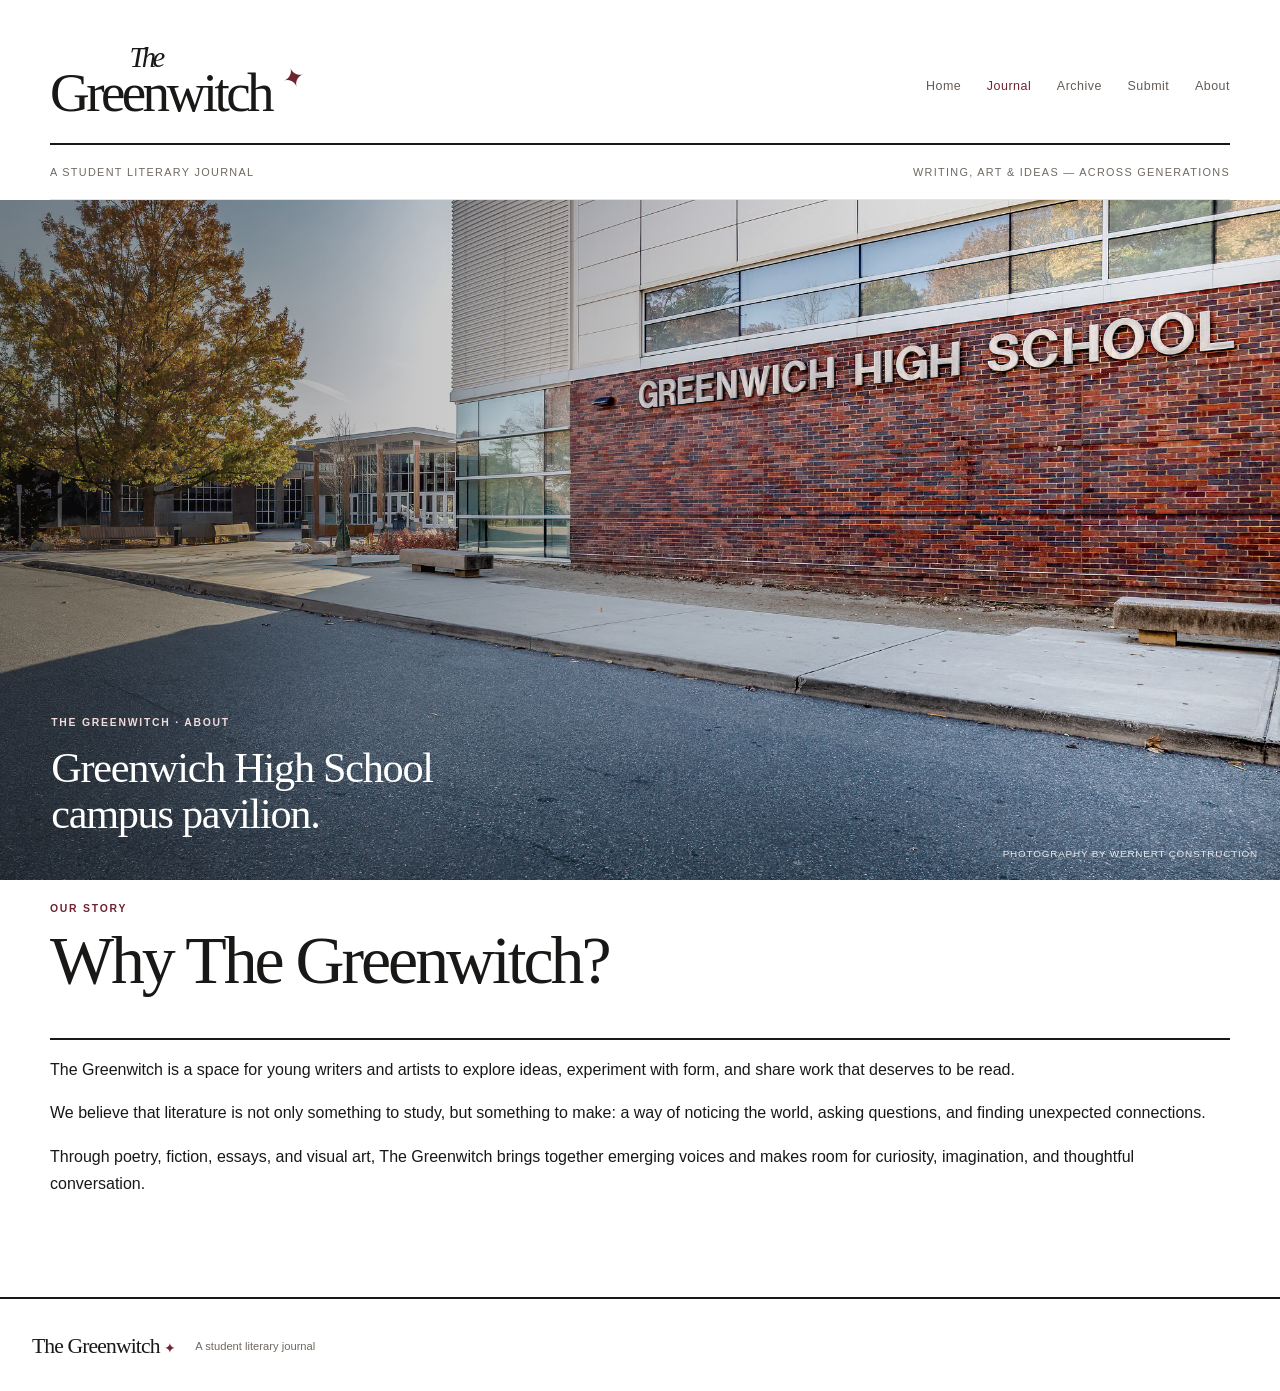
<file: about.html>
<!doctype html>
<html lang="en">
<head>
  <meta charset="utf-8">
  <meta name="viewport" content="width=device-width, initial-scale=1">
  <meta name="description" content="The Greenwitch — student writing and art.">
  <title>Journal — The Greenwitch</title>
  <link rel="stylesheet" href="styles.css">
</head>
<body>
  <a class="skip-link" href="#main">Skip to content</a>

  <header class="site-header">
    <a class="wordmark" href="index.html" aria-label="The Greenwitch home">
      <span class="wordmark-title"><em>The</em><span class="wordmark-main">Greenwitch</span></span>
      <span class="bird" aria-hidden="true">✦</span>
    </a>

    <nav class="main-nav" aria-label="Main navigation">
      <a href="index.html">Home</a>
      <a class="active" href="journal.html">Journal</a>
      <a href="archive.html">Archive</a>
      <a href="submit.html">Submit</a>
      <a href="about.html">About</a>
    </nav>
  </header>
   <main>
    <section class="intro-line">
      <p>A student literary journal</p>
      <p class="issue-note">Writing, art &amp; ideas — across generations</p>
    </section>

  <section class="hero-image" aria-label="Featured editorial photograph" data-photo="landscape">
    <img id="hero-photo" src="Greenwich-High-School-Online_17.jpg" alt="The modern brick and glass exterior facade of Greenwich High School under a clear blue sky">
    <div class="hero-image-caption">
      <p class="eyebrow">The Greenwitch · About</p>
      <p id="hero-caption">Greenwich High School campus pavilion.</p>
    </div>
    <div class="hero-image-credit">Photography by Wernert Construction</div>
  </section>

    <section class="section-block">
      <div class="section-heading">
        <div>
          <p class="eyebrow">Our story</p>
          <h1>Why The Greenwitch?</h1>
        </div>
      </div>

      <div class="about-copy">
        <p>
          The Greenwitch is a space for young writers and artists to explore
          ideas, experiment with form, and share work that deserves to be read.
        </p>
        <p>
          We believe that literature is not only something to study, but
          something to make: a way of noticing the world, asking questions,
          and finding unexpected connections.
        </p>
        <p>
          Through poetry, fiction, essays, and visual art, The Greenwitch
          brings together emerging voices and makes room for curiosity,
          imagination, and thoughtful conversation.
        </p>
      </div>
    </section>
  </main>

  <footer class="site-footer">
    <a class="footer-wordmark" href="index.html">The Greenwitch <span aria-hidden="true">✦</span></a>
    <p>A student literary journal</p>
  </footer>
</body>
</html>
</file>
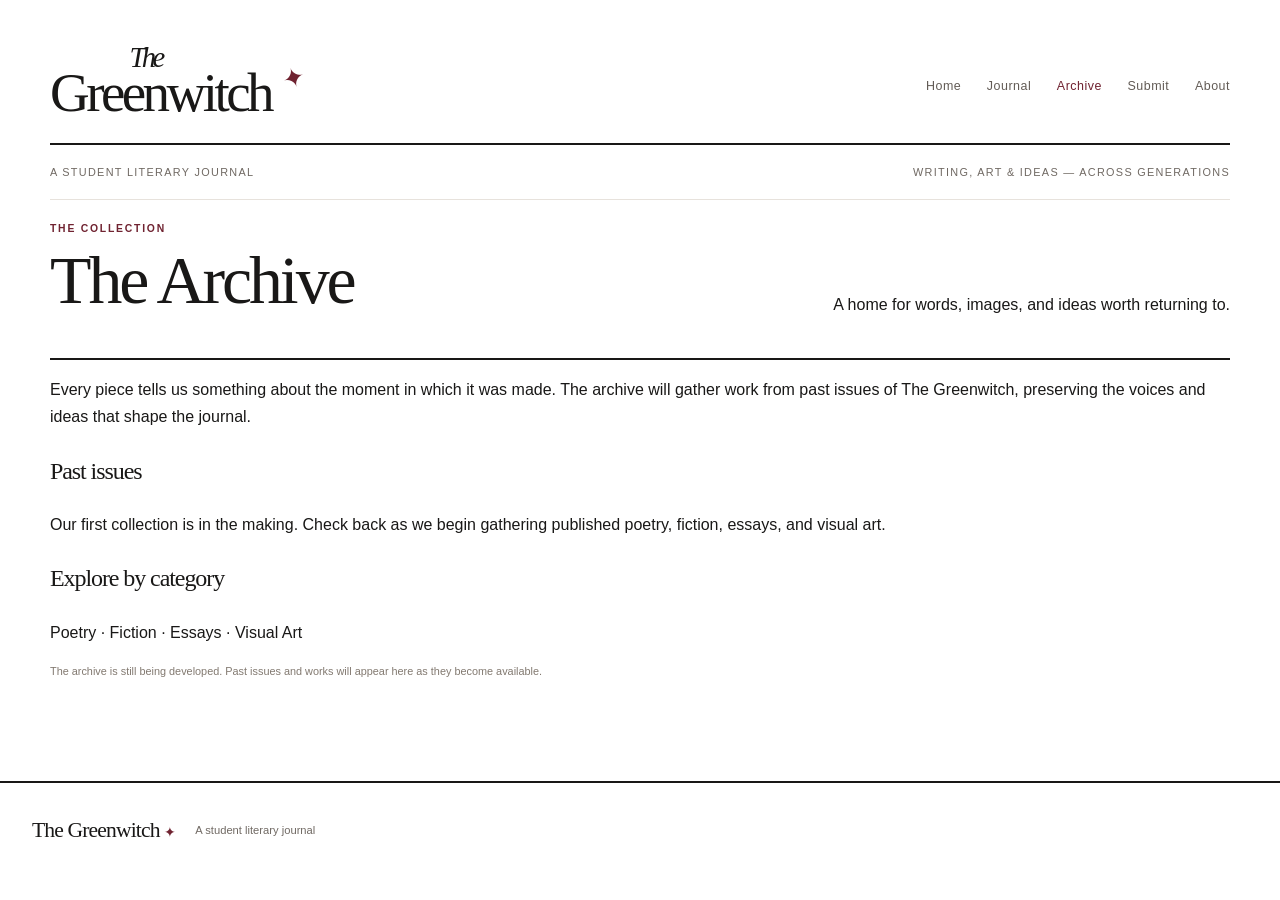
<file: archive.html>
<!doctype html>
<html lang="en">
<head>
  <meta charset="utf-8">
  <meta name="viewport" content="width=device-width, initial-scale=1">
  <meta name="description" content="Explore the archive of The Greenwitch student literary journal.">
  <title>Archive — The Greenwitch</title>
  <link rel="stylesheet" href="styles.css">
</head>
<body>
  <header class="site-header">
    <a class="wordmark" href="index.html" aria-label="The Greenwitch home">
      <span class="wordmark-title"><em>The</em><span class="wordmark-main">Greenwitch</span></span>
      <span class="bird" aria-hidden="true">✦</span>
    </a>

    <nav class="main-nav" aria-label="Main navigation">
      <a href="index.html">Home</a>
      <a href="journal.html">Journal</a>
      <a class="active" href="archive.html">Archive</a>
      <a href="submit.html">Submit</a>
      <a href="about.html">About</a>
    </nav>
  </header>

  <main>
    <section class="intro-line">
      <p>A student literary journal</p>
      <p class="issue-note">Writing, art &amp; ideas — across generations</p>
    </section>

    <section class="section-block">
      <div class="section-heading">
        <div>
          <p class="eyebrow">The collection</p>
          <h1>The Archive</h1>
        </div>
        <p>A home for words, images, and ideas worth returning to.</p>
      </div>

      <div class="about-copy">
        <p>
          Every piece tells us something about the moment in which it was
          made. The archive will gather work from past issues of The
          Greenwitch, preserving the voices and ideas that shape the journal.
        </p>

        <h2>Past issues</h2>
        <p>
          Our first collection is in the making. Check back as we begin
          gathering published poetry, fiction, essays, and visual art.
        </p>

        <h2>Explore by category</h2>
        <p>
          Poetry · Fiction · Essays · Visual Art
        </p>
      </div>

      <p class="prototype-note">
        The archive is still being developed. Past issues and works will
        appear here as they become available.
      </p>
    </section>
  </main>

  <footer class="site-footer">
    <a class="footer-wordmark" href="index.html">The Greenwitch <span aria-hidden="true">✦</span></a>
    <p>A student literary journal</p>
  </footer>
</body>
</html>
</file>
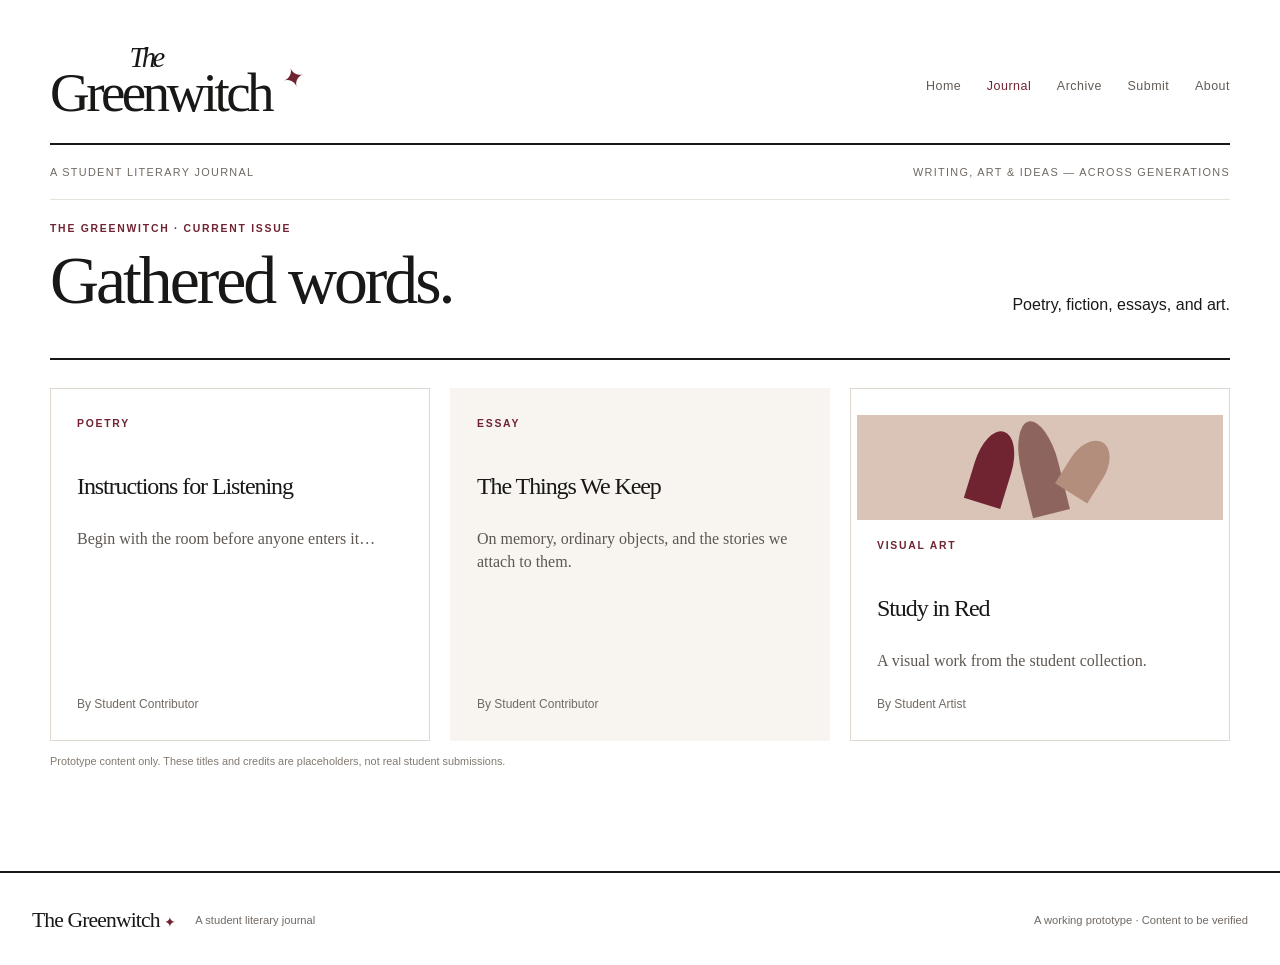
<file: journal.html>
<!doctype html>
<html lang="en">
<head>
  <meta charset="utf-8">
  <meta name="viewport" content="width=device-width, initial-scale=1">
  <meta name="description" content="The Greenwitch — student writing and art.">
  <title>Journal — The Greenwitch</title>
  <link rel="stylesheet" href="styles.css">
</head>
<body>
  <a class="skip-link" href="#main">Skip to content</a>

  <header class="site-header">
    <a class="wordmark" href="index.html" aria-label="The Greenwitch home">
      <span class="wordmark-title"><em>The</em><span class="wordmark-main">Greenwitch</span></span>
      <span class="bird" aria-hidden="true">✦</span>
    </a>

    <nav class="main-nav" aria-label="Main navigation">
      <a href="index.html">Home</a>
      <a class="active" href="journal.html">Journal</a>
      <a href="archive.html">Archive</a>
      <a href="submit.html">Submit</a>
      <a href="about.html">About</a>
    </nav>
  </header>

  <main id="main">
    <section class="intro-line">
      <p>A student literary journal</p>
      <p class="issue-note">Writing, art &amp; ideas — across generations</p>
    </section>

    <section class="section-block">
      <div class="section-heading">
        <div>
          <p class="eyebrow">The Greenwitch · Current issue</p>
          <h1>Gathered words.</h1>
        </div>
        <p>Poetry, fiction, essays, and art.</p>
      </div>

      <div class="work-grid">
        <article class="work-item work-poem">
          <p class="eyebrow">Poetry</p>
          <h2>Instructions for Listening</h2>
          <p class="work-excerpt">Begin with the room before anyone enters it…</p>
          <p class="byline">By Student Contributor</p>
        </article>

        <article class="work-item work-essay">
          <p class="eyebrow">Essay</p>
          <h2>The Things We Keep</h2>
          <p class="work-excerpt">On memory, ordinary objects, and the stories we attach to them.</p>
          <p class="byline">By Student Contributor</p>
        </article>

        <article class="work-item work-art">
          <div class="mini-art" aria-hidden="true"><span></span><span></span><span></span></div>
          <p class="eyebrow">Visual art</p>
          <h2>Study in Red</h2>
          <p class="work-excerpt">A visual work from the student collection.</p>
          <p class="byline">By Student Artist</p>
        </article>
      </div>

      <p class="prototype-note">Prototype content only. These titles and credits are placeholders, not real student submissions.</p>
    </section>
  </main>

  <footer class="site-footer">
    <a class="footer-wordmark" href="index.html">The Greenwitch <span aria-hidden="true">✦</span></a>
    <p>A student literary journal</p>
    <p class="footer-small">A working prototype · Content to be verified</p>
  </footer>
</body>
</html>
</file>
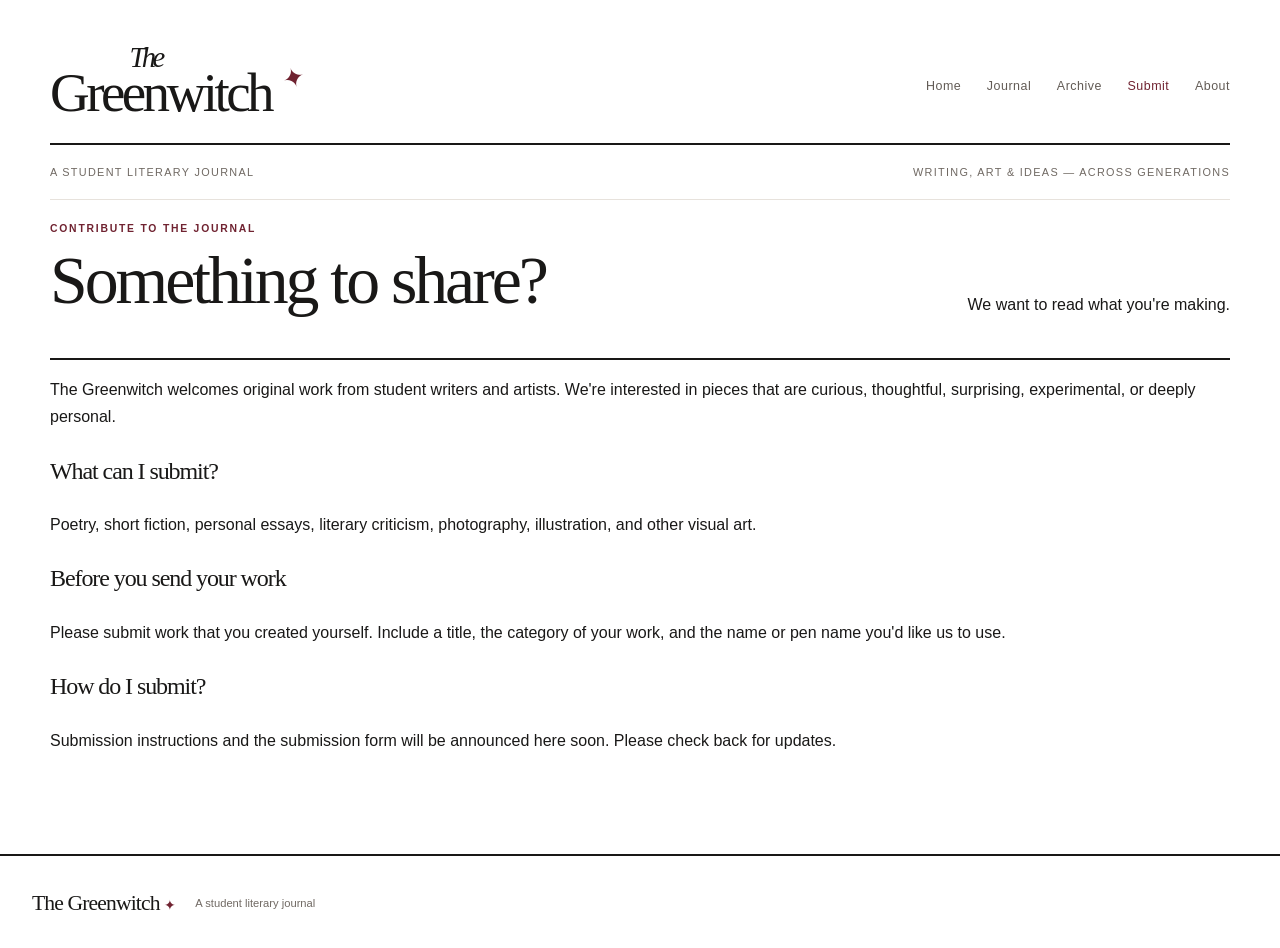
<file: submit.html>
<!doctype html>
<html lang="en">
<head>
  <meta charset="utf-8">
  <meta name="viewport" content="width=device-width, initial-scale=1">
  <meta name="description" content="How to contribute to The Greenwitch student literary journal.">
  <title>Submit — The Greenwitch</title>
  <link rel="stylesheet" href="styles.css">
</head>
<body>
  <header class="site-header">
    <a class="wordmark" href="index.html" aria-label="The Greenwitch home">
      <span class="wordmark-title"><em>The</em><span class="wordmark-main">Greenwitch</span></span>
      <span class="bird" aria-hidden="true">✦</span>
    </a>

    <nav class="main-nav" aria-label="Main navigation">
      <a href="index.html">Home</a>
      <a href="journal.html">Journal</a>
      <a href="archive.html">Archive</a>
      <a class="active" href="submit.html">Submit</a>
      <a href="about.html">About</a>
    </nav>
  </header>

  <main>
    <section class="intro-line">
      <p>A student literary journal</p>
      <p class="issue-note">Writing, art &amp; ideas — across generations</p>
    </section>

    <section class="section-block">
      <div class="section-heading">
        <div>
          <p class="eyebrow">Contribute to the journal</p>
          <h1>Something to share?</h1>
        </div>
        <p>We want to read what you're making.</p>
      </div>

      <div class="about-copy">
        <p>
          The Greenwitch welcomes original work from student writers and
          artists. We're interested in pieces that are curious, thoughtful,
          surprising, experimental, or deeply personal.
        </p>

        <h2>What can I submit?</h2>
        <p>
          Poetry, short fiction, personal essays, literary criticism,
          photography, illustration, and other visual art.
        </p>

        <h2>Before you send your work</h2>
        <p>
          Please submit work that you created yourself. Include a title,
          the category of your work, and the name or pen name you'd like
          us to use.
        </p>

        <h2>How do I submit?</h2>
        <p>
          Submission instructions and the submission form will be announced
          here soon. Please check back for updates.
        </p>
      </div>
    </section>
  </main>

  <footer class="site-footer">
    <a class="footer-wordmark" href="index.html">The Greenwitch <span aria-hidden="true">✦</span></a>
    <p>A student literary journal</p>
  </footer>
</body>
</html>
</file>
<file: styles.css>
:root {
  --ink: #171615;
  --muted: #6c6762;
  --paper: #ffffff;
  --soft: #F7F2E8;
  --line: #e5e1dc;
  --wine: #702331;
  --wine-dark: #4e1721;
  --serif: Georgia, "Times New Roman", serif;
  --sans: -apple-system, BlinkMacSystemFont, "Segoe UI", sans-serif;
}
* { box-sizing: border-box; }
html { scroll-behavior: smooth; }
body { margin: 0; background: var(--paper); color: var(--ink); font-family: var(--sans); line-height: 1.55; }
a { color: inherit; text-decoration: none; }
a:focus-visible { outline: 2px solid var(--wine); outline-offset: 4px; }
.skip-link { position: absolute; left: -9999px; top: 0; }
.skip-link:focus { left: 1rem; top: 1rem; z-index: 10; background: white; padding: .5rem 1rem; }
.site-header {
  width: min(1240px, calc(100% - 64px));
  margin: 0 auto;
  padding: 34px 0 24px;
  display: flex;
  align-items: center;
  justify-content: space-between;
  gap: 28px;
  border-bottom: 1px solid var(--line);
}

.main-nav {
  transform: translateY(8px);
}

.wordmark {
  display: inline-flex;
  align-items: center;
  gap: 12px;
  white-space: nowrap;
}
.wordmark-title { display: flex; flex-direction: column; align-items: flex-start; color: var(--ink); font: 400 clamp(2.7rem, 4.3vw, 4.2rem)/.78 var(--serif); letter-spacing: -.065em; }
.wordmark-title em { margin-left: 36%; font-size: .52em; font-weight: 400; line-height: 1.05; }
.wordmark-main { font-size: 1em; }
.bird { color: var(--wine); font-size: 1.65rem; transform: rotate(-18deg); align-self: center; }
.main-nav { display: flex; flex-wrap: wrap; gap: clamp(13px, 2vw, 28px); font-size: .78rem; letter-spacing: .025em; }
.main-nav a { padding: 5px 0; color: #625b55; }
.main-nav a:hover, .main-nav .active { color: var(--wine); }
.intro-line { width: min(1240px, calc(100% - 64px)); margin: 0 auto; padding: 17px 0; display: flex; justify-content: space-between; gap: 20px; color: var(--muted); font-size: .72rem; letter-spacing: .08em; text-transform: uppercase; }
.intro-line p { margin: 0; }
.feature-grid { width: min(1240px, calc(100% - 64px)); margin: 25px auto 80px; display: grid; grid-template-columns: 1.03fr .97fr; min-height: 340px; gap: clamp(36px, 7vw, 100px); align-items: center; }
.feature-copy { max-width: 570px; padding: 16px 0; }
.eyebrow { margin: 0 0 14px; color: var(--wine); font-size: .68rem; font-weight: 650; letter-spacing: .14em; text-transform: uppercase; }
h1, h2, h3 { font-family: var(--serif); font-weight: 400; letter-spacing: -.045em; }
h1 { max-width: 620px; margin: 0 0 20px; font-size: clamp(2.8rem, 5.3vw, 5.1rem); line-height: .99; }
.dek { max-width: 470px; color: #514b45; font: 1.12rem/1.6 var(--serif); }
.byline { margin: 19px 0 22px; color: var(--muted); font-size: .75rem; }
.dot { padding: 0 7px; color: var(--wine); }
.text-link { display: inline-flex; align-items: center; gap: 12px; padding-bottom: 5px; border-bottom: 1px solid var(--wine); color: var(--wine); font-size: .78rem; }
.text-link span { font-size: 1rem; transition: transform .2s ease; }
.text-link: span { transform: translate(3px, -2px); }
.hero-image { width: 100%; height: clamp(300px, 47vw, 610px); margin: 0 auto 58px; position: relative; overflow: hidden; background: #e5ded4; }
.hero-image img { width: 100%; height: 100%; display: block; object-fit: cover; object-position: center 55%; filter: saturate(.7); transition: opacity .25s ease; }
.hero-image::after { content: ""; position: absolute; inset: 0; background: linear-gradient(90deg, rgba(22,19,18,.43), transparent 72%); }
.hero-image-caption { position: absolute; left: clamp(22px, 4vw, 54px); bottom: clamp(20px, 4vw, 44px); z-index: 1; color: white; max-width: 510px; }
.hero-image-caption .eyebrow { color: #f2dadd; }
.hero-image-caption p:last-child { margin: 0; font: clamp(1.5rem, 3.3vw, 3rem)/1.08 var(--serif); letter-spacing: -.03em; }
.hero-image-credit { position: absolute; z-index: 1; right: 22px; bottom: 18px; color: rgba(255,255,255,.85); font-size: .62rem; letter-spacing: .08em; text-transform: uppercase; }
.feature-art {
  min-height: 340px;
  position: relative;
  display: grid;
  place-items: center;
  background: #e8e0d6;
  overflow: hidden;
}

.feature-art::before,
.feature-art::after {
  content: none;
}
.paper { position: absolute; width: 48%; height: 68%; box-shadow: 0 14px 35px rgba(39,29,24,.12); }
.paper-back { background: #c7a8a0; transform: translate(28px, -9px) rotate(6deg); }
.paper-front { background: #fbf6ec; transform: translate(-7px, 4px) rotate(-3deg); padding: 23px; display: flex; flex-direction: column; }
.paper-label { color: var(--wine); font-size: .55rem; letter-spacing: .17em; }
.paper-mark { margin: auto; color: var(--wine); font: italic 7rem/.9 var(--serif); }
.paper-caption { align-self: flex-end; font: 1rem/1.15 var(--serif); }
.art-note { position: absolute; bottom: 10px; right: 12px; z-index: 1; max-width: 190px; color: #5b5149; font-size: .61rem; text-align: right; }
.section-block { width: min(1240px, calc(100% - 64px)); margin: 0 auto 90px; }
.section-heading { display: flex; justify-content: space-between; align-items: end; gap: 20px; padding-bottom: 20px; border-bottom: 1px solid var(--line); }
.section-heading h2, .archive-band h2, .archive-intro h2, .closing-grid h2 { margin: 0; font-size: clamp(2rem, 3.2vw, 3.1rem); line-height: 1.04; }
.section-heading .eyebrow { margin-bottom: 9px; }
.work-grid {
  display: grid;
  grid-template-columns: repeat(3, minmax(0, 1fr));
  gap: 20px;
  padding-top: 28px;
}
.work-item { cursor: pointer; min-height: 210px; padding: 22px 20px 18px; border: 1px solid var(--line); display: flex; flex-direction: column; align-items: start; transition: border-color .2s ease, transform .2s ease; }
.work-item:hover, .work-item:focus-visible { border-color: var(--wine); transform: translateY(-2px); outline: none; }
.work-item[aria-pressed="true"] { border-color: var(--wine); box-shadow: inset 0 0 0 1px var(--wine); }
.work-item .eyebrow { margin-bottom: 13px; }
.work-item h3 { margin: 0 0 9px; font-size: 1.7rem; line-height: 1.05; }
.work-excerpt { margin: 0; color: #5e5751; font: 1rem/1.45 var(--serif); }
.work-item .byline { margin: auto 0 0; padding-top: 22px; }
.work-essay { background: var(--soft); border-color: var(--soft); }
.work-art { padding-top: 0; }
.mini-art { width: calc(100% + 40px); height: 105px; margin: 0 -20px 17px; background: #d9c4b7; display: flex; justify-content: center; align-items: center; gap: 9px; overflow: hidden; }
.mini-art span { display: block; width: 38px; height: 75px; border-radius: 50% 50% 0 0; background: var(--wine); transform: rotate(17deg); }
.mini-art span:nth-child(2) { height: 95px; background: #8d645e; transform: rotate(-14deg); }
.mini-art span:nth-child(3) { height: 60px; background: #b48e7c; transform: rotate(32deg); }
.prototype-note { color: #827970; font-size: .68rem; }
.archive-band { width: min(1240px, calc(100% - 64px)); margin: 0 auto; background: #f8f5f2; color: var(--ink); padding: 42px clamp(22px, 4vw, 54px); border-top: 1px solid var(--line); border-bottom: 1px solid var(--line); display: flex; align-items: end; justify-content: space-between; gap: 35px; }
.archive-band .eyebrow { color: var(--wine); }
.archive-band h2 { max-width: 650px; font-size: clamp(2.4rem, 4.6vw, 4.5rem); }
.archive-band p:not(.eyebrow) { max-width: 560px; color: #625a55; }
.archive-link { flex: 0 0 auto; padding-bottom: 6px; border-bottom: 1px solid var(--wine); color: var(--wine); font-size: .78rem; }
.archive-link span { padding-left: 10px; }
.archive-details { width: min(1240px, calc(100% - 64px)); margin: 0 auto; padding: 66px 0 75px; display: grid; grid-template-columns: 1fr 1fr; gap: 45px 70px; }
.archive-intro h2 { max-width: 480px; }
.archive-intro p:not(.eyebrow) { max-width: 480px; color: var(--muted); }
.archive-years { display: grid; grid-template-columns: repeat(3, 1fr); align-self: center; border-top: 1px solid var(--line); border-bottom: 1px solid var(--line); }
.archive-years > div { padding: 22px 10px; display: flex; flex-direction: column; gap: 7px; border-right: 1px solid var(--line); }
.archive-years > div:last-child { border-right: 0; }
.year { color: var(--wine); font: 1.3rem var(--serif); }
.year-caption { color: var(--muted); font-size: .68rem; }
.archive-details .prototype-note { grid-column: 1 / -1; margin: -25px 0 0; }
.closing-grid { width: min(1240px, calc(100% - 64px)); margin: 0 auto; padding: 50px 0 85px; border-top: 1px solid var(--line); display: grid; grid-template-columns: 1fr 1fr; gap: 70px; }
.closing-grid h2 { max-width: 480px; }
.closing-grid p:not(.eyebrow) { max-width: 470px; color: var(--muted); }
.site-footer { padding: 27px 32px 24px; border-top: 1px solid var(--line); display: flex; align-items: center; gap: 20px; flex-wrap: wrap; }
.footer-wordmark { font: 1.35rem var(--serif); letter-spacing: -.04em; }
.footer-wordmark span { color: var(--wine); font-size: .9rem; }
.site-footer p { color: var(--muted); font-size: .7rem; }
.footer-small { margin-left: auto; }
@media (max-width: 760px) {
  .site-header { width: calc(100% - 36px); align-items: start; flex-direction: column; gap: 18px; padding-top: 22px; }
  .main-nav { width: 100%; gap: 17px; font-size: .76rem; }
  .intro-line, .feature-grid, .section-block, .archive-details, .closing-grid { width: calc(100% - 36px); }
  .intro-line { align-items: start; flex-direction: column; gap: 4px; }
  .hero-image { width: 100%; height: 310px; margin-bottom: 42px; }
  .feature-grid { grid-template-columns: 1fr; gap: 26px; margin-top: 25px; margin-bottom: 65px; }
  h1 { font-size: clamp(2.8rem, 13vw, 4.4rem); }
  .feature-art { min-height: 330px; }
  .section-block { margin-bottom: 65px; }
  .section-heading { align-items: start; flex-direction: column; }
  .work-grid { grid-template-columns: 1fr; gap: 12px; }
  .work-item { min-height: 180px; }
  .archive-band { width: calc(100% - 36px); padding: 32px 18px; align-items: start; flex-direction: column; gap: 18px; }
  .archive-details { grid-template-columns: 1fr; padding: 48px 0; gap: 28px; }
  .archive-details .prototype-note { margin: 0; }
  .archive-years > div { padding: 16px 7px; }
  .year { font-size: 1.05rem; }
  .year-caption { font-size: .62rem; }
  .closing-grid { grid-template-columns: 1fr; gap: 40px; padding: 40px 0 60px; }
  .site-footer { padding: 23px 18px; gap: 8px 16px; }
  .footer-small { width: 100%; margin-left: 0; }
}

/* THE GREENWITCH — editorial refinement */

:root {
  --ink: #191817;
  --muted: #706963;
  --paper: #ffffff;
  --soft: #F0F4F0;
  --line: #e7e2dc;
  --wine: #702331;
  --wine-dark: #4e1721;
}

body {
  line-height: 1.7;
  -webkit-font-smoothing: antialiased;
}

.site-header {
  padding-top: 42px;
  padding-bottom: 28px;
}

.main-nav {
  letter-spacing: 0.04em;
}

.main-nav a {
  transition: color 180ms ease;
}

.intro-line {
  padding-top: 22px;
  padding-bottom: 22px;
  font-size: 0.68rem;
  letter-spacing: 0.12em;
}

.hero-image {
  margin-bottom: 76px;
}

.hero-image img {
  filter: saturate(0.72) contrast(1.04);
}

.feature-grid {
  margin-top: 0;
  margin-bottom: 100px;
  gap: clamp(40px, 7vw, 110px);
}

.eyebrow {
  letter-spacing: 0.17em;
  font-size: 0.65rem;
}

h1,
h2,
h3 {
  font-weight: 400;
}

.dek {
  font-size: 1.2rem;
  line-height: 1.75;
}

.section-block {
  margin-bottom: 110px;
}

.section-heading {
  padding-bottom: 25px;
}

.work-item {
  padding: 26px 23px 22px;
  transition:
    border-color 200ms ease,
    background-color 200ms ease,
    transform 200ms ease;
}

.work-item:hover,
.work-item:focus-visible {
  background-color: #fdf2f2;
}

.archive-band {
  background: #f8f5f1;
  padding-top: 54px;
  padding-bottom: 54px;
}

.closing-grid {
  padding-top: 65px;
}

::selection {
  background: #702331;
  color: #ffffff;
}

@media (max-width: 760px) {
  .site-header {
    padding-top: 26px;
  }

  .hero-image {
    margin-bottom: 48px;
  }

  .feature-grid {
    margin-bottom: 70px;
  }

  .section-block {
    margin-bottom: 75px;
  }
}

/* THE GREENWITCH — bolder homepage design */

.feature-grid {
  background: #F7F2E8;
  padding: 58px 6%;
  margin-top: 0;
  margin-bottom: 100px;
  gap: 7%;
}

.feature-copy {
  max-width: 620px;
}

.feature-copy h1 {
  font-size: clamp(3.5rem, 6.5vw, 6.4rem);
  line-height: 0.94;
  letter-spacing: -0.065em;
}

.feature-copy .dek {
  max-width: 430px;
  font-size: 1.25rem;
}

.feature-art {
  min-height: 440px;
  background: #e8ded3;
}

.feature-art .paper {
  width: 56%;
  height: 74%;
}

.feature-art .paper-mark {
  font-size: 9rem;
}

.hero-image {
  height: clamp(360px, 55vw, 680px);
  margin-bottom: 0;
}

.hero-image img {
  transition: transform 700ms ease;
}

.hero-image:hover img {
  transform: scale(1.025);
}

.section-heading h2 {
  font-size: clamp(2.6rem, 4vw, 4rem);
}

.work-grid {
  gap: 18px;
  padding-top: 30px;
}

.work-item {
  min-height: 250px;
  padding: 30px 26px 24px;
  border-color: #e5ded7;
}

.work-item h3 {
  font-size: 2rem;
  line-height: 1.05;
}

.work-essay {
  background: #F0F4F0;
  border-color: #F0F4F0;
}

.archive-band {
  background: #702331;
  color: #fffaf5;
  border-color: #702331;
  padding: 62px clamp(24px, 6vw, 80px);
}

.archive-band .eyebrow {
  color: #e8c7c9;
}

.archive-band p:not(.eyebrow) {
  color: #f0e2df;
}

.archive-link {
  color: #fffaf5;
  border-color: #fffaf5;
}

@media (max-width: 760px) {
  .feature-grid {
    padding: 36px 24px;
    gap: 28px;
  }

  .feature-art {
    min-height: 330px;
  }

  .feature-copy h1 {
    font-size: clamp(3.3rem, 14vw, 5rem);
  }

  .work-item {
    min-height: 210px;
  }

  .archive-band {
    padding: 36px 22px;
  }
}

/* GREENWITCH — CLEAR SECTION LAYOUT */

/* Give the page consistent editorial margins */
.site-header,
.intro-line,
.feature-grid,
.section-block,
.archive-details,
.closing-grid {
  width: min(1180px, calc(100% - 64px));
}

/* Make the masthead feel like its own section */
.site-header {
  border-bottom: 2px solid var(--ink);
  padding-bottom: 28px;
}

/* Separate the introductory line from the feature */
.intro-line {
  border-bottom: 1px solid var(--line);
  padding-top: 18px;
  padding-bottom: 18px;
}

/* Feature area */
.feature-grid {
  margin-top: 44px;
  margin-bottom: 90px;
  padding-bottom: 70px;
  border-bottom: 1px solid var(--ink);
}

/* Give the journal a clear heading and boundary */
.section-block {
  padding-top: 20px;
  margin-bottom: 100px;
}

.section-heading {
  border-bottom: 2px solid var(--ink);
  padding-bottom: 24px;
}

/* Turn each work into a distinct editorial card */
.work-grid {
  gap: 20px;
  padding-top: 28px;
}

.work-item {
  background: #fff;
  border: 1px solid #ded7d0;
  padding: 26px;
}

.work-essay {
  background: #f8f5f1;
  border-color: #f8f5f1;
}

/* Separate the archive as its own full-width band */
.archive-band {
  width: 100%;
  margin: 0;
  padding: 70px max(32px, calc((100% - 1116px) / 2));
  border-top: 1px solid var(--wine);
  border-bottom: 1px solid var(--wine);
}

/* Keep the archive details visually distinct */
.archive-details {
  padding-top: 75px;
  padding-bottom: 75px;
  border-bottom: 1px solid var(--line);
}

/* Separate About and Submit */
.closing-grid {
  padding-top: 65px;
  padding-bottom: 75px;
  gap: 50px;
}

.closing-grid > div {
  padding: 28px;
  background: #f8f5f1;
}

.closing-grid > div + div {
  background: #fff;
  border: 1px solid var(--line);
}

.site-footer {
  border-top: 2px solid var(--ink);
}

@media (max-width: 760px) {
  .site-header,
  .intro-line,
  .feature-grid,
  .section-block,
  .archive-details,
  .closing-grid {
    width: calc(100% - 36px);
  }

  .feature-grid {
    margin-top: 28px;
    padding-bottom: 45px;
    margin-bottom: 60px;
  }

  .archive-band {
    padding: 42px 22px;
  }

  .closing-grid {
    gap: 18px;
  }

  .closing-grid > div {
    padding: 22px;
  }
}
.masthead-logo {
  display: block;
  width: 280px;
  max-width: 100%;
  height: auto;
}
</file>
